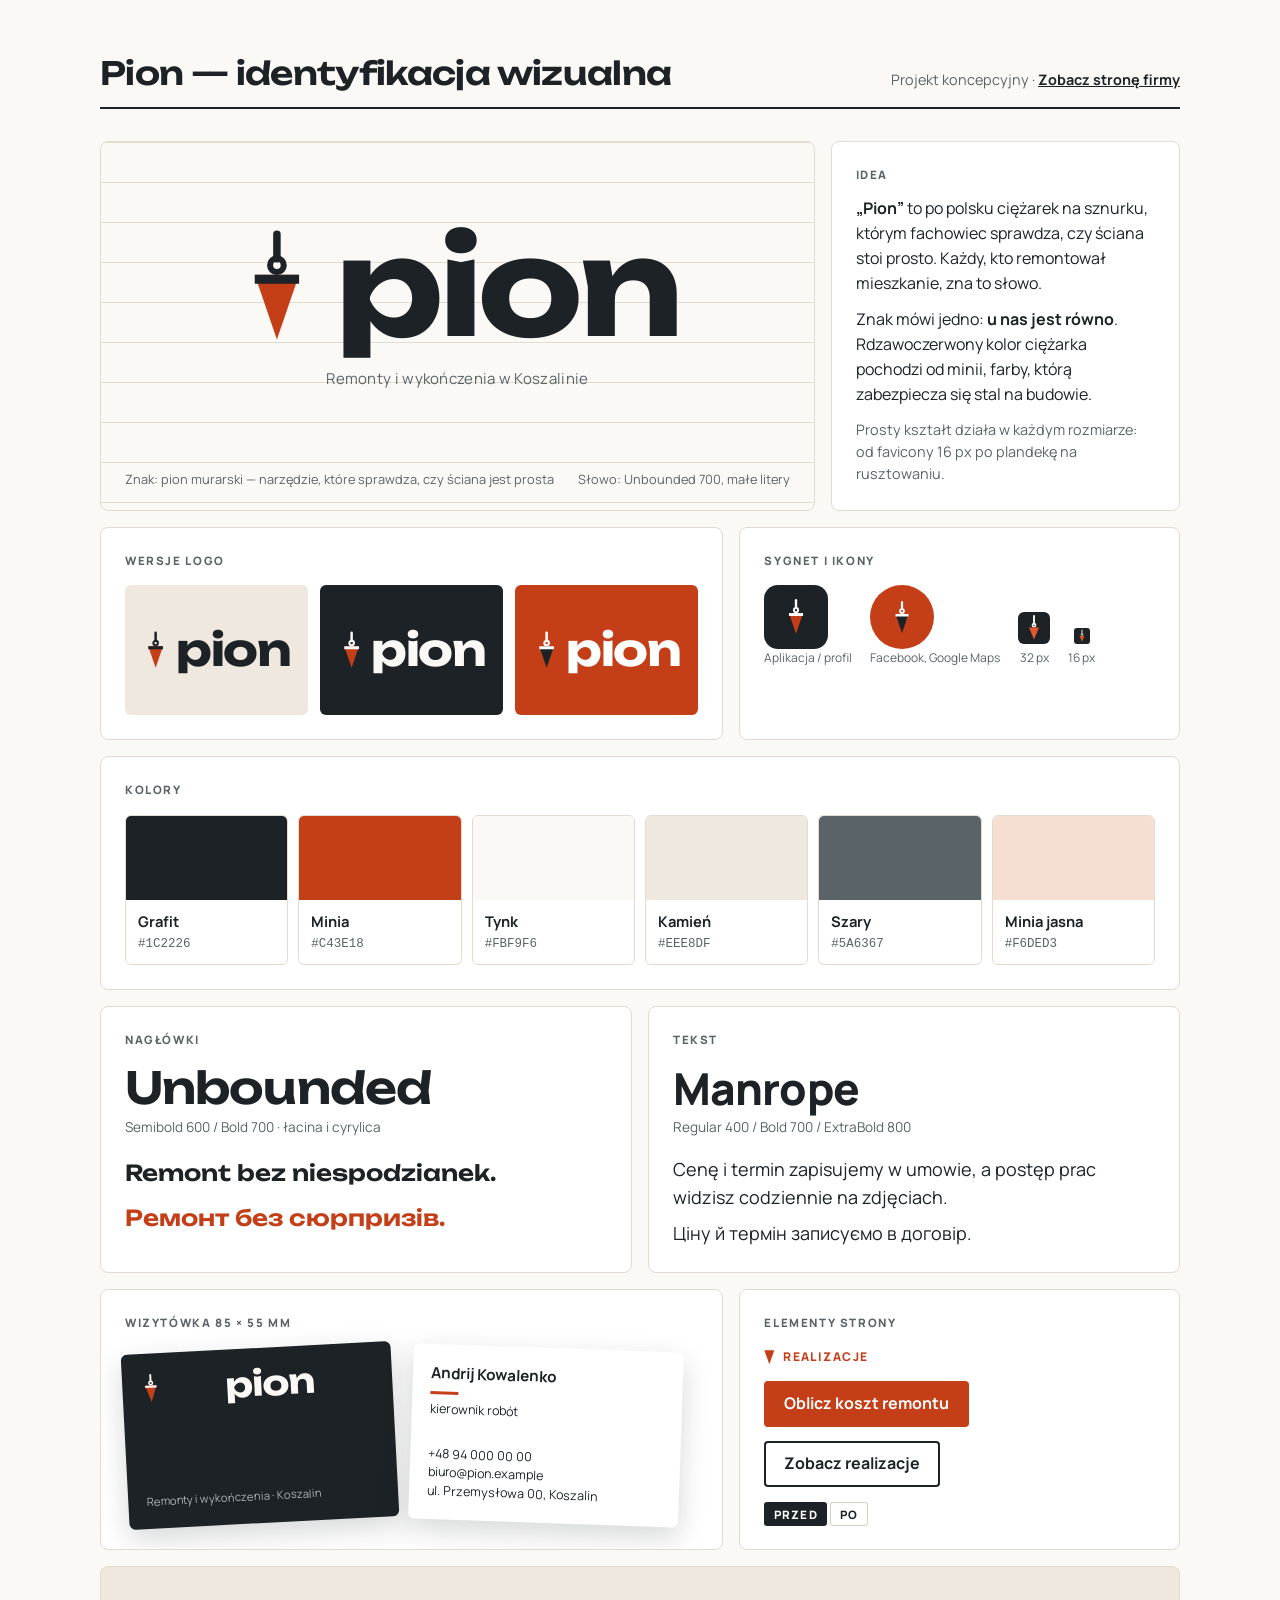
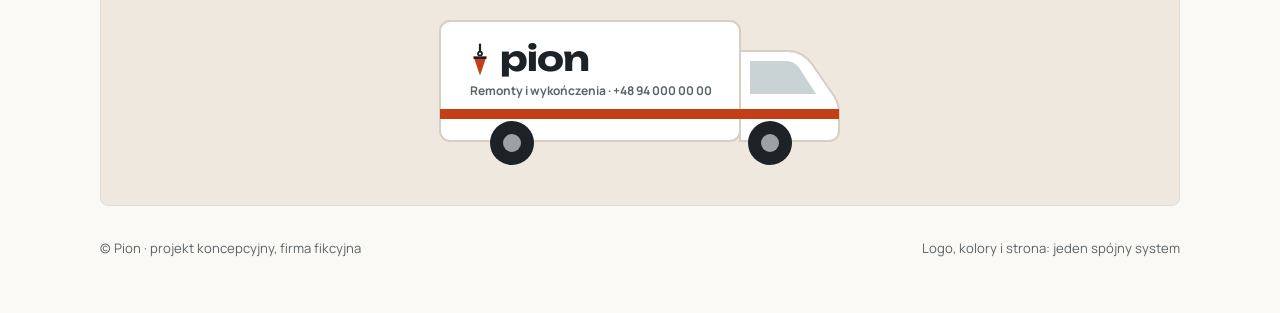
<file: marka/index.html>
<!doctype html>
<html lang="pl">
<head>
<meta charset="utf-8">
<meta name="viewport" content="width=device-width, initial-scale=1">
<title>Pion — identyfikacja wizualna</title>
<meta name="description" content="Księga znaku firmy remontowej Pion: logo, kolory, typografia, zastosowania. Projekt koncepcyjny.">
<meta name="robots" content="noindex">
<link rel="icon" href="../wp-content/themes/pion/assets/img/favicon.svg" type="image/svg+xml">
<style>
@font-face { font-family: Unbounded; src: url(../wp-content/themes/pion/assets/fonts/unbounded-latin.woff2) format("woff2"); font-weight: 300 800; unicode-range: U+0000-00FF, U+2000-206F; }
@font-face { font-family: Unbounded; src: url(../wp-content/themes/pion/assets/fonts/unbounded-latin-ext.woff2) format("woff2"); font-weight: 300 800; unicode-range: U+0100-02BA, U+1E00-1EFF; }
@font-face { font-family: Unbounded; src: url(../wp-content/themes/pion/assets/fonts/unbounded-cyrillic.woff2) format("woff2"); font-weight: 300 800; unicode-range: U+0400-045F, U+0490-0491; }
@font-face { font-family: Manrope; src: url(../wp-content/themes/pion/assets/fonts/manrope-latin.woff2) format("woff2"); font-weight: 400 800; unicode-range: U+0000-00FF, U+2000-206F; }
@font-face { font-family: Manrope; src: url(../wp-content/themes/pion/assets/fonts/manrope-latin-ext.woff2) format("woff2"); font-weight: 400 800; unicode-range: U+0100-02BA, U+1E00-1EFF; }
@font-face { font-family: Manrope; src: url(../wp-content/themes/pion/assets/fonts/manrope-cyrillic.woff2) format("woff2"); font-weight: 400 800; unicode-range: U+0400-045F, U+0490-0491; }
:root { --ink: #1C2226; --plaster: #FBF9F6; --stone: #EEE8DF; --muted: #5A6367; --accent: #C43E18; --accent-soft: #F6DED3; --line: #E2DBD0; }
* { box-sizing: border-box; }
body { margin: 0; background: var(--plaster); color: var(--ink); font: 16px/1.55 Manrope, system-ui, sans-serif; -webkit-font-smoothing: antialiased; }
.wrap { max-width: 1160px; margin: 0 auto; padding: clamp(24px, 5vw, 56px) clamp(16px, 4vw, 40px); }
.top { display: flex; justify-content: space-between; align-items: baseline; flex-wrap: wrap; gap: 1rem; border-bottom: 2px solid var(--ink); padding-bottom: 1rem; margin-bottom: 2rem; }
.top h1 { font: 600 clamp(1.4rem, 3vw, 2rem)/1.1 Unbounded, sans-serif; letter-spacing: -.02em; margin: 0; }
.top p { margin: 0; color: var(--muted); font-size: .9rem; }
.top a { color: var(--ink); font-weight: 700; }
.grid { display: grid; grid-template-columns: repeat(12, minmax(0, 1fr)); gap: 16px; }
.card { background: #fff; border: 1px solid var(--line); border-radius: 8px; padding: 24px; position: relative; overflow: hidden; }
.label { font-size: .72rem; font-weight: 800; letter-spacing: .14em; text-transform: uppercase; color: var(--muted); margin: 0 0 16px; }
.span-12 { grid-column: span 12; } .span-8 { grid-column: span 8; } .span-7 { grid-column: span 7; } .span-6 { grid-column: span 6; } .span-5 { grid-column: span 5; } .span-4 { grid-column: span 4; } .span-3 { grid-column: span 3; }
@media (max-width: 860px) { .span-8, .span-7, .span-6, .span-5, .span-4 { grid-column: span 12; } .span-3 { grid-column: span 6; } }

/* Logo */
.logo { display: inline-grid; grid-template-columns: auto auto; column-gap: .14em; align-items: center; color: var(--ink); line-height: 1; }
.logo svg { width: .62em; height: .88em; }
.logo b { font: 700 1em/1 Unbounded, sans-serif; letter-spacing: -.03em; }
.hero { display: grid; place-items: center; min-height: 340px; background: var(--plaster); background-image: linear-gradient(var(--line) 1px, transparent 1px); background-size: 100% 40px; }
.hero .logo { font-size: clamp(64px, 12vw, 132px); }
.hero small { display: block; text-align: center; font-size: 15px; color: var(--muted); margin-top: 14px; letter-spacing: .02em; }
.hero { padding-bottom: 64px; }
.anat { position: absolute; left: 24px; bottom: 20px; right: 24px; display: flex; justify-content: space-between; flex-wrap: wrap; gap: .5rem; font-size: .8rem; color: var(--muted); }
.variants { display: grid; grid-template-columns: repeat(3, 1fr); gap: 12px; }
.variants > div { border-radius: 6px; min-height: 130px; display: grid; place-items: center; font-size: 44px; }
.v-dark { background: var(--ink); } .v-dark .logo { color: var(--plaster); }
.v-accent { background: var(--accent); } .v-accent .logo { color: #fff; } .v-accent .logo { --bob: var(--ink); }
.v-light { background: var(--stone); }
@media (max-width: 560px) { .variants { grid-template-columns: 1fr; } }
.marks { display: flex; gap: 18px; align-items: end; flex-wrap: wrap; }
.marks figure { margin: 0; text-align: center; font-size: .75rem; color: var(--muted); }
.app { width: 64px; height: 64px; border-radius: 14px; background: var(--ink); display: grid; place-items: center; }
.app svg { width: 26px; height: 38px; color: var(--plaster); }
.round { width: 64px; height: 64px; border-radius: 50%; background: var(--accent); display: grid; place-items: center; }
.round svg { width: 24px; height: 35px; color: #fff; } .round { --bob: var(--ink); }
.fav { width: 32px; height: 32px; } .fav16 { width: 16px; height: 16px; }

/* Kolory */
.swatches { display: grid; grid-template-columns: repeat(auto-fit, minmax(120px, 1fr)); gap: 10px; }
.sw { border-radius: 6px; overflow: hidden; border: 1px solid var(--line); background: #fff; }
.sw i { display: block; height: 84px; }
.sw div { padding: 10px 12px; font-size: .8rem; }
.sw strong { display: block; font-size: .92rem; }
.sw code { color: var(--muted); font-family: ui-monospace, Menlo, monospace; font-size: .78rem; }

/* Typografia */
.type h3 { font: 600 44px/1.05 Unbounded, sans-serif; letter-spacing: -.02em; margin: 0 0 6px; }
.type .meta { color: var(--muted); font-size: .85rem; margin: 0 0 18px; }
.type .body { font-size: 18px; margin: 0; }
.type .cyr { font: 600 22px/1.2 Unbounded, sans-serif; margin: 14px 0 0; color: var(--accent); }

/* Wizytówka */
.cards { display: flex; gap: 16px; flex-wrap: wrap; perspective: 900px; }
.bc { width: 270px; aspect-ratio: 85 / 55; border-radius: 6px; padding: 18px; display: flex; flex-direction: column; justify-content: space-between; box-shadow: 0 10px 28px rgba(28, 34, 38, .18); }
.bc-front { background: var(--ink); color: var(--plaster); transform: rotate(-3deg); }
.bc-front .logo { color: var(--plaster); font-size: 34px; }
.bc-front p { margin: 0; font-size: .7rem; color: #AEB4B6; }
.bc-back { background: #fff; transform: rotate(2deg); font-size: .78rem; line-height: 1.5; }
.bc-back strong { font-size: .95rem; display: block; }
.bc-back .rule { height: 3px; width: 28px; background: var(--accent); margin: 6px 0; }

/* Elementy */
.ui { display: flex; flex-direction: column; gap: 14px; align-items: flex-start; }
.btn { display: inline-flex; align-items: center; min-height: 46px; padding: 0 20px; border-radius: 4px; font-weight: 700; background: var(--accent); color: #fff; }
.btn-o { background: transparent; color: var(--ink); box-shadow: inset 0 0 0 2px var(--ink); }
.eyebrow { display: inline-flex; align-items: center; gap: .55rem; font-size: .75rem; font-weight: 800; letter-spacing: .12em; text-transform: uppercase; color: var(--accent); }
.eyebrow::before { content: ""; width: 10px; height: 14px; background: var(--accent); clip-path: polygon(0 0, 100% 0, 50% 100%); }
.tag { font-size: .72rem; font-weight: 800; letter-spacing: .1em; text-transform: uppercase; padding: .3rem .6rem; border-radius: 3px; background: var(--ink); color: #fff; }

/* Mundur / auto */
.van { background: var(--stone); display: grid; place-items: center; min-height: 230px; }
.van svg { width: 100%; max-width: 440px; }
.idea p { margin: 0 0 .75rem; }
.idea p:last-child { margin: 0; color: var(--muted); font-size: .9rem; }
footer { margin-top: 2rem; color: var(--muted); font-size: .82rem; display: flex; justify-content: space-between; flex-wrap: wrap; gap: .5rem; }
</style>
</head>
<body>
<svg width="0" height="0" style="position:absolute" aria-hidden="true">
	<symbol id="mark" viewBox="0 0 24 34"><path d="M12 1.5v7.2" stroke="currentColor" stroke-width="2.2" stroke-linecap="round"/><circle cx="12" cy="10.6" r="2" fill="none" stroke="currentColor" stroke-width="1.8"/><path d="M5.5 13.4h13l-6.5 19z" fill="var(--bob, #C43E18)"/><path d="M5.5 13.4h13v2.6h-13z" fill="currentColor"/></symbol>
</svg>
<div class="wrap">
	<header class="top">
		<h1>Pion — identyfikacja wizualna</h1>
		<p>Projekt koncepcyjny · <a href="../">Zobacz stronę firmy</a></p>
	</header>

	<div class="grid">
		<section class="card span-8 hero" aria-label="Logo">
			<div>
				<span class="logo"><svg><use href="#mark"/></svg><b>pion</b></span>
				<small>Remonty i wykończenia w Koszalinie</small>
			</div>
			<div class="anat"><span>Znak: pion murarski — narzędzie, które sprawdza, czy ściana jest prosta</span><span>Słowo: Unbounded 700, małe litery</span></div>
		</section>
		<section class="card span-4 idea">
			<p class="label">Idea</p>
			<p><strong>„Pion”</strong> to po polsku ciężarek na sznurku, którym fachowiec sprawdza, czy ściana stoi prosto. Każdy, kto remontował mieszkanie, zna to słowo.</p>
			<p>Znak mówi jedno: <strong>u nas jest równo</strong>. Rdzawoczerwony kolor ciężarka pochodzi od minii, farby, którą zabezpiecza się stal na budowie.</p>
			<p>Prosty kształt działa w każdym rozmiarze: od favicony 16 px po plandekę na rusztowaniu.</p>
		</section>

		<section class="card span-7">
			<p class="label">Wersje logo</p>
			<div class="variants">
				<div class="v-light"><span class="logo"><svg><use href="#mark"/></svg><b>pion</b></span></div>
				<div class="v-dark"><span class="logo"><svg><use href="#mark"/></svg><b>pion</b></span></div>
				<div class="v-accent"><span class="logo"><svg><use href="#mark"/></svg><b>pion</b></span></div>
			</div>
		</section>
		<section class="card span-5">
			<p class="label">Sygnet i ikony</p>
			<div class="marks">
				<figure><div class="app"><svg><use href="#mark"/></svg></div><figcaption>Aplikacja / profil</figcaption></figure>
				<figure><div class="round"><svg><use href="#mark"/></svg></div><figcaption>Facebook, Google Maps</figcaption></figure>
				<figure><img class="fav" src="../wp-content/themes/pion/assets/img/favicon.svg" alt=""><figcaption>32 px</figcaption></figure>
				<figure><img class="fav16" src="../wp-content/themes/pion/assets/img/favicon.svg" alt=""><figcaption>16 px</figcaption></figure>
			</div>
		</section>

		<section class="card span-12">
			<p class="label">Kolory</p>
			<div class="swatches">
				<div class="sw"><i style="background:#1C2226"></i><div><strong>Grafit</strong><code>#1C2226</code></div></div>
				<div class="sw"><i style="background:#C43E18"></i><div><strong>Minia</strong><code>#C43E18</code></div></div>
				<div class="sw"><i style="background:#FBF9F6"></i><div><strong>Tynk</strong><code>#FBF9F6</code></div></div>
				<div class="sw"><i style="background:#EEE8DF"></i><div><strong>Kamień</strong><code>#EEE8DF</code></div></div>
				<div class="sw"><i style="background:#5A6367"></i><div><strong>Szary</strong><code>#5A6367</code></div></div>
				<div class="sw"><i style="background:#F6DED3"></i><div><strong>Minia jasna</strong><code>#F6DED3</code></div></div>
			</div>
		</section>

		<section class="card span-6 type">
			<p class="label">Nagłówki</p>
			<h3>Unbounded</h3>
			<p class="meta">Semibold 600 / Bold 700 · łacina i cyrylica</p>
			<p class="body" style="font-family:Unbounded;font-weight:600;font-size:22px">Remont bez niespodzianek.</p>
			<p class="cyr">Ремонт без сюрпризів.</p>
		</section>
		<section class="card span-6 type">
			<p class="label">Tekst</p>
			<h3 style="font-family:Manrope;font-weight:800">Manrope</h3>
			<p class="meta">Regular 400 / Bold 700 / ExtraBold 800</p>
			<p class="body">Cenę i termin zapisujemy w umowie, a postęp prac widzisz codziennie na zdjęciach.</p>
			<p class="body" style="margin-top:8px">Ціну й термін записуємо в договір.</p>
		</section>

		<section class="card span-7">
			<p class="label">Wizytówka 85 × 55 mm</p>
			<div class="cards">
				<div class="bc bc-front"><span class="logo"><svg><use href="#mark"/></svg><b>pion</b></span><p>Remonty i wykończenia · Koszalin</p></div>
				<div class="bc bc-back"><div><strong>Andrij Kowalenko</strong><div class="rule"></div>kierownik robót</div><div>+48 94 000 00 00<br>biuro@pion.example<br>ul. Przemysłowa 00, Koszalin</div></div>
			</div>
		</section>
		<section class="card span-5">
			<p class="label">Elementy strony</p>
			<div class="ui">
				<span class="eyebrow">Realizacje</span>
				<span class="btn">Oblicz koszt remontu</span>
				<span class="btn btn-o">Zobacz realizacje</span>
				<span><span class="tag">Przed</span> <span class="tag" style="background:#fff;color:#1C2226;box-shadow:inset 0 0 0 1px #D6CFC2">Po</span></span>
			</div>
		</section>

		<section class="card span-12 van" aria-label="Oklejenie samochodu">
			<svg viewBox="0 0 440 190" role="img" aria-label="Biały samochód dostawczy z logo Pion">
				<rect x="20" y="30" width="300" height="120" rx="10" fill="#fff" stroke="#D6CFC2" stroke-width="2"/>
				<path d="M320 60h48c10 0 18 5 24 13l22 32c3 5 5 10 5 16v19c0 6-4 10-10 10h-89z" fill="#fff" stroke="#D6CFC2" stroke-width="2"/>
				<path d="M330 70h36c6 0 11 3 14 8l16 25h-66z" fill="#C9D3D6"/>
				<rect x="20" y="118" width="300" height="10" fill="#C43E18"/>
				<rect x="320" y="118" width="99" height="10" fill="#C43E18"/>
				<circle cx="92" cy="152" r="22" fill="#1C2226"/><circle cx="92" cy="152" r="9" fill="#9AA2A5"/>
				<circle cx="350" cy="152" r="22" fill="#1C2226"/><circle cx="350" cy="152" r="9" fill="#9AA2A5"/>
				<g transform="translate(48 52)"><svg width="24" height="34" viewBox="0 0 24 34" color="#1C2226"><use href="#mark"/></svg></g>
				<text x="80" y="80" font-family="Unbounded" font-weight="700" font-size="34" letter-spacing="-1" fill="#1C2226">pion</text>
				<text x="50" y="104" font-family="Manrope" font-weight="700" font-size="12" fill="#5A6367">Remonty i wykończenia · +48 94 000 00 00</text>
			</svg>
		</section>
	</div>

	<footer><span>© Pion · projekt koncepcyjny, firma fikcyjna</span><span>Logo, kolory i strona: jeden spójny system</span></footer>
</div>
</body>
</html>
</file>
